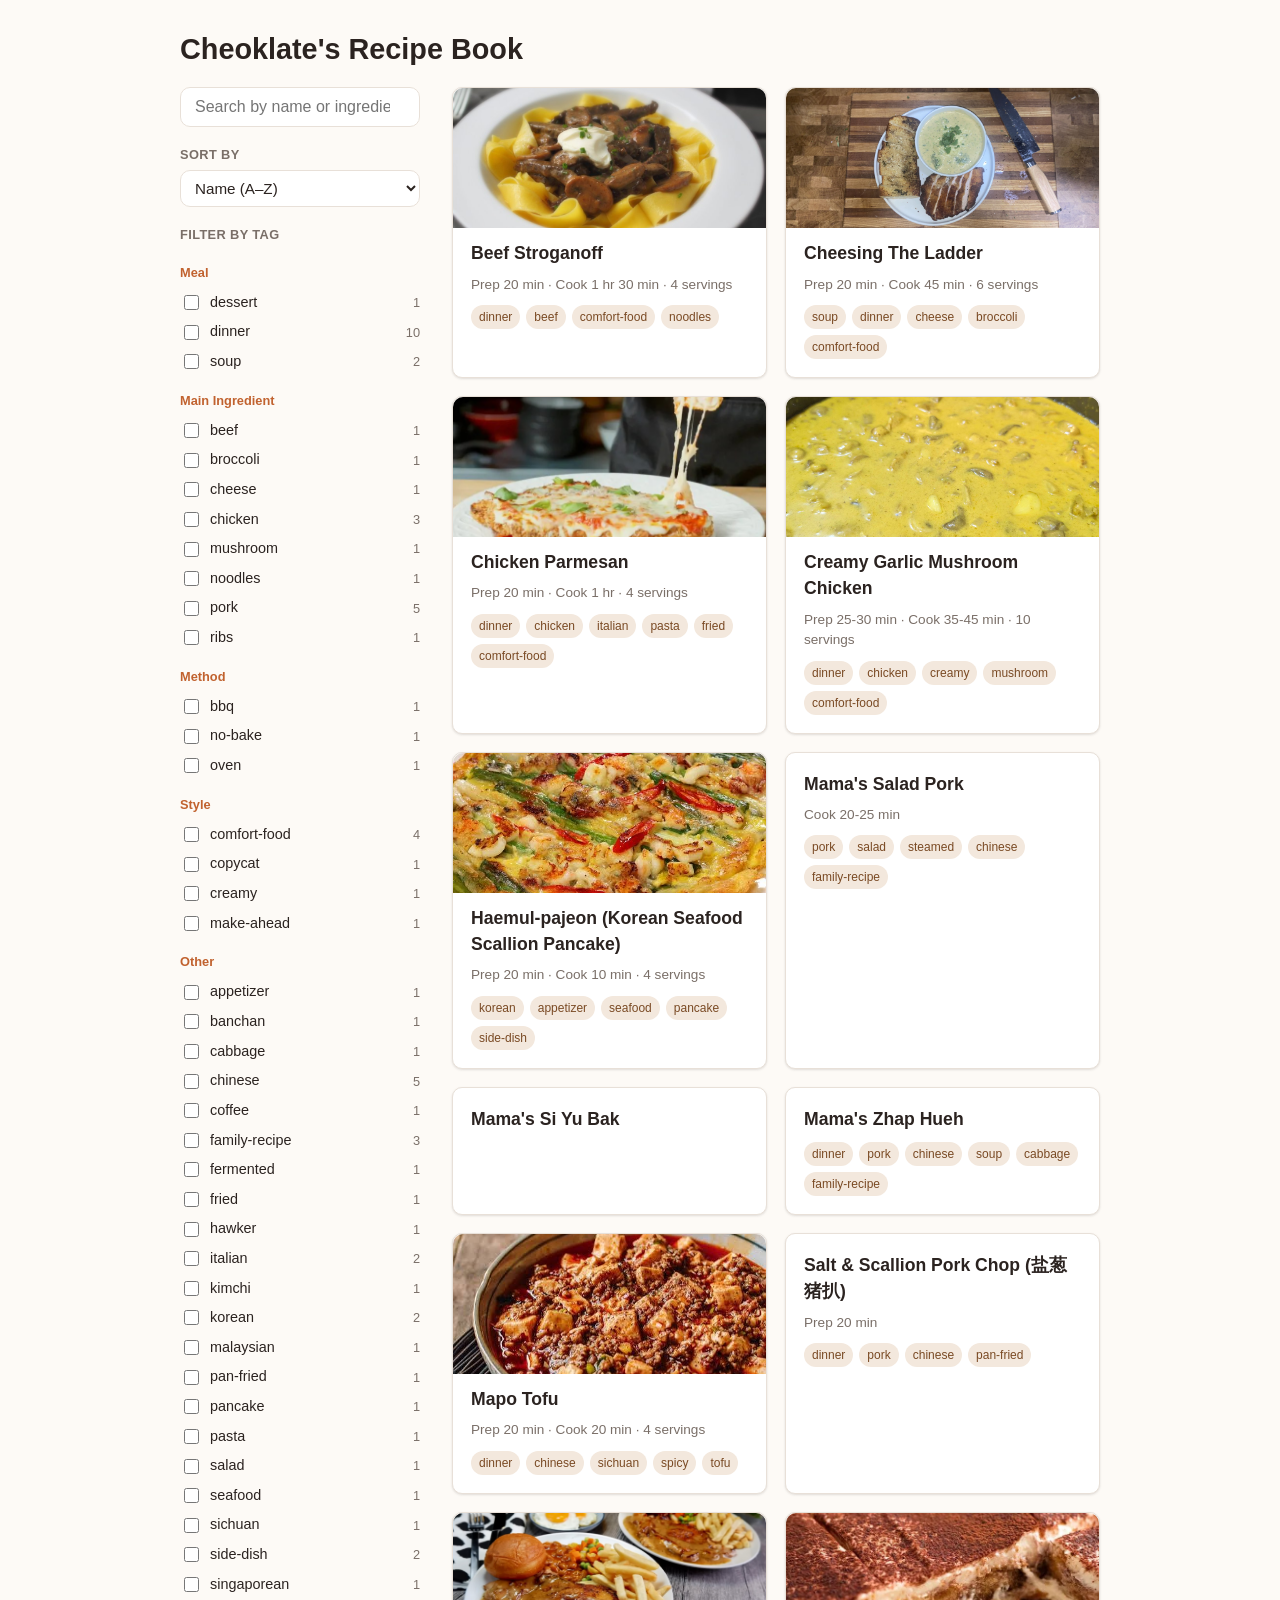
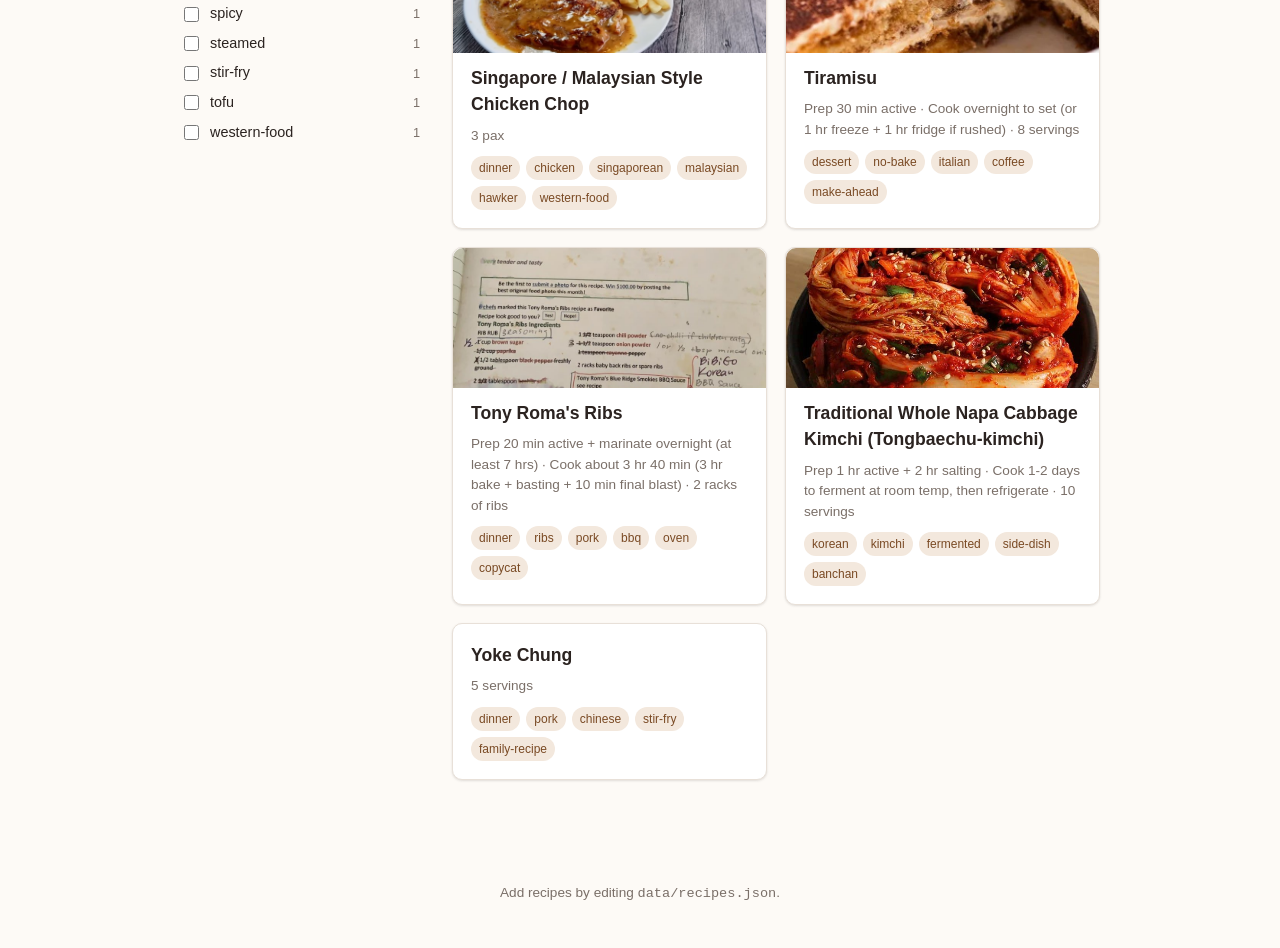
<file: index.html>
<!DOCTYPE html>
<html lang="en">
<head>
  <meta charset="UTF-8" />
  <meta name="viewport" content="width=device-width, initial-scale=1.0" />
  <title>Cheoklate's Recipe Book</title>
  <link rel="stylesheet" href="css/style.css" />
</head>
<body>
  <header class="site-header">
    <h1>Cheoklate's Recipe Book</h1>
  </header>

  <main class="container home-layout">
    <button
      id="filter-toggle"
      class="filter-toggle"
      type="button"
      aria-expanded="false"
      aria-controls="sidebar"
    >
      Filters &amp; sort
    </button>

    <aside id="sidebar" class="sidebar">
      <div class="sidebar-section">
        <input
          type="search"
          id="search-input"
          placeholder="Search by name or ingredient..."
          aria-label="Search recipes"
        />
      </div>

      <div class="sidebar-section">
        <label for="sort-select" class="sidebar-label">Sort by</label>
        <select id="sort-select" aria-label="Sort recipes">
          <option value="title-asc">Name (A&ndash;Z)</option>
          <option value="title-desc">Name (Z&ndash;A)</option>
          <option value="recent">Recently added</option>
        </select>
      </div>

      <div class="sidebar-section sidebar-filters-header">
        <span class="sidebar-label">Filter by tag</span>
        <button id="clear-filters" class="clear-filters" type="button" hidden>Clear all</button>
      </div>

      <div id="tag-filters" class="tag-filters" aria-label="Filter by tag"></div>
    </aside>

    <div class="home-main">
      <p id="empty-state" class="empty-state" hidden>No recipes match your search.</p>
      <div id="recipe-grid" class="recipe-grid"></div>
    </div>
  </main>

  <footer class="site-footer">
    <p>Add recipes by editing <code>data/recipes.json</code>.</p>
  </footer>

  <script src="js/app.js"></script>
</body>
</html>
</file>
<file: css/style.css>
:root {
  --color-bg: #fdfaf6;
  --color-surface: #ffffff;
  --color-text: #2b2320;
  --color-muted: #7a6f68;
  --color-border: #e8e0d8;
  --color-accent: #c1622f;
  --color-accent-hover: #a54f22;
  --color-tag-bg: #f3e8dd;
  --color-tag-text: #7a4a24;
  --color-tag-active-bg: #c1622f;
  --color-tag-active-text: #ffffff;
  --radius: 10px;
  --shadow: 0 1px 3px rgba(43, 35, 32, 0.08), 0 1px 2px rgba(43, 35, 32, 0.06);
  font-family: -apple-system, BlinkMacSystemFont, "Segoe UI", Roboto, Helvetica, Arial, sans-serif;
}

* {
  box-sizing: border-box;
}

body {
  margin: 0;
  background: var(--color-bg);
  color: var(--color-text);
  line-height: 1.5;
}

a {
  color: var(--color-accent);
}

.container {
  max-width: 960px;
  margin: 0 auto;
  padding: 0 20px 60px;
}

.site-header {
  padding: 28px 20px 16px;
  max-width: 960px;
  margin: 0 auto;
}

.site-header h1 {
  margin: 0;
  font-size: 1.8rem;
}

.back-link {
  text-decoration: none;
  font-weight: 600;
}

#search-input {
  width: 100%;
  padding: 10px 14px;
  font-size: 1rem;
  border: 1px solid var(--color-border);
  border-radius: var(--radius);
  background: var(--color-surface);
  color: var(--color-text);
}

#search-input:focus {
  outline: 2px solid var(--color-accent);
  outline-offset: 1px;
}

/* Sidebar layout */

.home-layout {
  display: grid;
  grid-template-columns: 240px 1fr;
  align-items: start;
  gap: 32px;
}

.filter-toggle {
  display: none;
  width: 100%;
  padding: 10px 14px;
  margin-bottom: 16px;
  font-size: 0.95rem;
  font-weight: 600;
  border: 1px solid var(--color-border);
  border-radius: var(--radius);
  background: var(--color-surface);
  color: var(--color-text);
  cursor: pointer;
}

.sidebar {
  display: flex;
  flex-direction: column;
  gap: 18px;
  position: sticky;
  top: 20px;
}

.sidebar-section {
  display: flex;
  flex-direction: column;
  gap: 6px;
}

.sidebar-label {
  font-size: 0.8rem;
  font-weight: 600;
  text-transform: uppercase;
  letter-spacing: 0.03em;
  color: var(--color-muted);
}

.sidebar-filters-header {
  flex-direction: row;
  align-items: center;
  justify-content: space-between;
}

#sort-select {
  padding: 8px 10px;
  font-size: 0.95rem;
  border: 1px solid var(--color-border);
  border-radius: var(--radius);
  background: var(--color-surface);
  color: var(--color-text);
}

.clear-filters {
  border: none;
  background: none;
  color: var(--color-accent);
  font-size: 0.8rem;
  font-weight: 600;
  cursor: pointer;
  padding: 0;
}

.clear-filters:hover {
  color: var(--color-accent-hover);
  text-decoration: underline;
}

.tag-filters {
  display: flex;
  flex-direction: column;
  gap: 14px;
}

.tag-group {
  border: none;
  margin: 0;
  padding: 0;
}

.tag-group-label {
  padding: 0;
  font-size: 0.8rem;
  font-weight: 600;
  color: var(--color-accent);
  margin-bottom: 6px;
}

.tag-option {
  display: flex;
  align-items: center;
  gap: 8px;
  padding: 4px 0;
  font-size: 0.9rem;
  cursor: pointer;
  color: var(--color-text);
}

.tag-option input[type="checkbox"] {
  accent-color: var(--color-accent);
  width: 15px;
  height: 15px;
  flex-shrink: 0;
}

.tag-option span:first-of-type {
  flex: 1;
}

.tag-count {
  color: var(--color-muted);
  font-size: 0.8rem;
}

@media (max-width: 800px) {
  .home-layout {
    display: block;
  }

  .filter-toggle {
    display: block;
  }

  .sidebar {
    display: none;
    position: static;
    background: var(--color-surface);
    border: 1px solid var(--color-border);
    border-radius: var(--radius);
    padding: 16px;
    margin-bottom: 20px;
  }

  .sidebar.open {
    display: flex;
  }
}

.recipe-grid {
  display: grid;
  grid-template-columns: repeat(auto-fill, minmax(230px, 1fr));
  gap: 18px;
}

.recipe-card {
  display: block;
  background: var(--color-surface);
  border: 1px solid var(--color-border);
  border-radius: var(--radius);
  padding: 18px;
  text-decoration: none;
  color: var(--color-text);
  box-shadow: var(--shadow);
  transition: transform 0.12s ease, box-shadow 0.12s ease;
}

.recipe-card:hover {
  transform: translateY(-2px);
  box-shadow: 0 4px 10px rgba(43, 35, 32, 0.12);
}

.recipe-card .card-thumb {
  display: block;
  width: calc(100% + 36px);
  height: 140px;
  object-fit: cover;
  margin: -18px -18px 12px -18px;
  border-radius: var(--radius) var(--radius) 0 0;
}

.recipe-card h2 {
  margin: 0 0 8px;
  font-size: 1.1rem;
}

.recipe-card .meta {
  color: var(--color-muted);
  font-size: 0.85rem;
  margin-bottom: 10px;
}

.recipe-card .tags {
  display: flex;
  flex-wrap: wrap;
  gap: 6px;
}

.recipe-card .tag {
  background: var(--color-tag-bg);
  color: var(--color-tag-text);
  font-size: 0.75rem;
  padding: 3px 8px;
  border-radius: 999px;
}

.empty-state {
  color: var(--color-muted);
  text-align: center;
  padding: 40px 0;
}

.site-footer {
  text-align: center;
  color: var(--color-muted);
  font-size: 0.85rem;
  padding: 30px 20px;
}

/* Recipe detail page */

.recipe-detail h1 {
  margin-bottom: 4px;
}

.recipe-detail .meta-row {
  display: flex;
  flex-wrap: wrap;
  gap: 16px;
  color: var(--color-muted);
  font-size: 0.9rem;
  margin-bottom: 8px;
}

.recipe-detail .tags {
  display: flex;
  flex-wrap: wrap;
  gap: 6px;
  margin-bottom: 20px;
}

.recipe-detail .tag {
  background: var(--color-tag-bg);
  color: var(--color-tag-text);
  font-size: 0.8rem;
  padding: 3px 10px;
  border-radius: 999px;
}

.recipe-photos {
  display: flex;
  flex-wrap: wrap;
  gap: 12px;
  margin-bottom: 20px;
}

.recipe-photos img {
  width: 220px;
  height: 220px;
  object-fit: cover;
  border-radius: var(--radius);
  box-shadow: var(--shadow);
}

.recipe-photos .photo-thumb {
  all: unset;
  cursor: pointer;
  display: block;
  border-radius: var(--radius);
}

.recipe-photos .photo-thumb img {
  transition: transform 0.2s ease, opacity 0.2s ease;
}

.recipe-photos .photo-thumb:hover img,
.recipe-photos .photo-thumb:focus-visible img {
  opacity: 0.9;
}

.recipe-photos .photo-thumb:focus-visible {
  outline: 2px solid var(--color-accent);
  outline-offset: 2px;
}

/* Lightbox — ported from the Grandma's 80th Birthday photo album (MM80) */
.lightbox {
  position: fixed;
  inset: 0;
  background: rgba(20, 15, 12, 0.92);
  display: flex;
  align-items: center;
  justify-content: center;
  z-index: 100;
  touch-action: pan-y;
}

.lightbox[hidden] {
  display: none;
}

.lightbox-viewport {
  width: 90vw;
  height: 78vh;
  max-width: 1100px;
  overflow: hidden;
  border-radius: 8px;
  box-shadow: 0 20px 60px rgba(0, 0, 0, 0.5);
  touch-action: pan-y;
}

.lightbox-track {
  display: flex;
  width: 300%;
  height: 100%;
  /* JS sets the live transform; this is just a sane default before it runs. */
  transform: translateX(-33.3333%);
}

.lightbox-slide {
  width: 33.3333%;
  height: 100%;
  flex-shrink: 0;
  object-fit: contain;
  user-select: none;
  -webkit-user-drag: none;
}

.lightbox-close,
.lightbox-prev,
.lightbox-next {
  all: unset;
  position: absolute;
  cursor: pointer;
  color: #fff;
  display: flex;
  align-items: center;
  justify-content: center;
  min-width: 44px;
  min-height: 44px;
  font-size: 1.6rem;
  transition: color 0.2s ease;
}

.lightbox-close {
  top: 0.5rem;
  right: 0.5rem;
  font-size: 1.8rem;
}

.lightbox-prev {
  left: 0.25rem;
  top: 50%;
  transform: translateY(-50%);
}

.lightbox-next {
  right: 0.25rem;
  top: 50%;
  transform: translateY(-50%);
}

.lightbox-prev:disabled,
.lightbox-next:disabled {
  opacity: 0.3;
  cursor: default;
}

@media (hover: hover) and (pointer: fine) {
  .lightbox-close:hover,
  .lightbox-prev:hover,
  .lightbox-next:hover {
    color: var(--color-accent);
  }
}

@media (min-width: 700px) {
  .lightbox-viewport {
    width: 85vw;
    height: 85vh;
  }

  .lightbox-close,
  .lightbox-prev,
  .lightbox-next {
    font-size: 2rem;
    padding: 0.5rem 1rem;
  }

  .lightbox-close {
    top: 1rem;
    right: 1.5rem;
    font-size: 2.2rem;
  }
}

.servings-control {
  display: flex;
  align-items: center;
  gap: 10px;
  background: var(--color-surface);
  border: 1px solid var(--color-border);
  border-radius: var(--radius);
  padding: 12px 16px;
  margin: 20px 0;
  width: fit-content;
}

.servings-control button {
  width: 30px;
  height: 30px;
  border-radius: 50%;
  border: 1px solid var(--color-border);
  background: var(--color-tag-bg);
  color: var(--color-accent);
  font-size: 1.1rem;
  cursor: pointer;
  line-height: 1;
}

.servings-control button:hover {
  background: var(--color-tag-active-bg);
  color: #fff;
}

.servings-control #servings-value {
  min-width: 90px;
  text-align: center;
  font-weight: 600;
}

.recipe-columns {
  display: grid;
  grid-template-columns: 280px 1fr;
  gap: 40px;
  margin-top: 20px;
}

@media (max-width: 640px) {
  .recipe-columns {
    grid-template-columns: 1fr;
  }
}

.recipe-detail h2 {
  font-size: 1.15rem;
  border-bottom: 2px solid var(--color-border);
  padding-bottom: 6px;
  margin-bottom: 12px;
}

.ingredient-group {
  list-style: none;
  padding: 0;
  margin: 0 0 18px;
}

.ingredient-group li {
  padding: 6px 0;
  border-bottom: 1px dashed var(--color-border);
  display: flex;
  gap: 6px;
}

.ingredient-group .amount {
  font-weight: 600;
  min-width: 70px;
  color: var(--color-accent);
}

.instruction-group {
  padding-left: 22px;
  margin: 0 0 18px;
}

.instruction-group li {
  padding: 6px 0;
}

.group-heading {
  font-size: 0.95rem;
  color: var(--color-accent);
  margin: 0 0 8px;
}

.ingredient-group:first-of-type,
.instruction-group:first-of-type {
  margin-top: 0;
}

.notes-box {
  margin-top: 24px;
  background: var(--color-tag-bg);
  border-radius: var(--radius);
  padding: 14px 18px;
  color: var(--color-tag-text);
}

.print-btn {
  border: 1px solid var(--color-border);
  background: var(--color-surface);
  padding: 8px 16px;
  border-radius: var(--radius);
  cursor: pointer;
  font-size: 0.9rem;
}

.print-btn:hover {
  background: var(--color-tag-bg);
}

.no-print {
  display: block;
}

@media print {
  .no-print,
  .site-footer,
  .servings-control button,
  .lightbox,
  .filter-toggle,
  .sidebar {
    display: none !important;
  }

  body {
    background: #fff;
  }

  .container {
    max-width: 100%;
  }

  a {
    color: inherit;
    text-decoration: none;
  }
}
</file>
